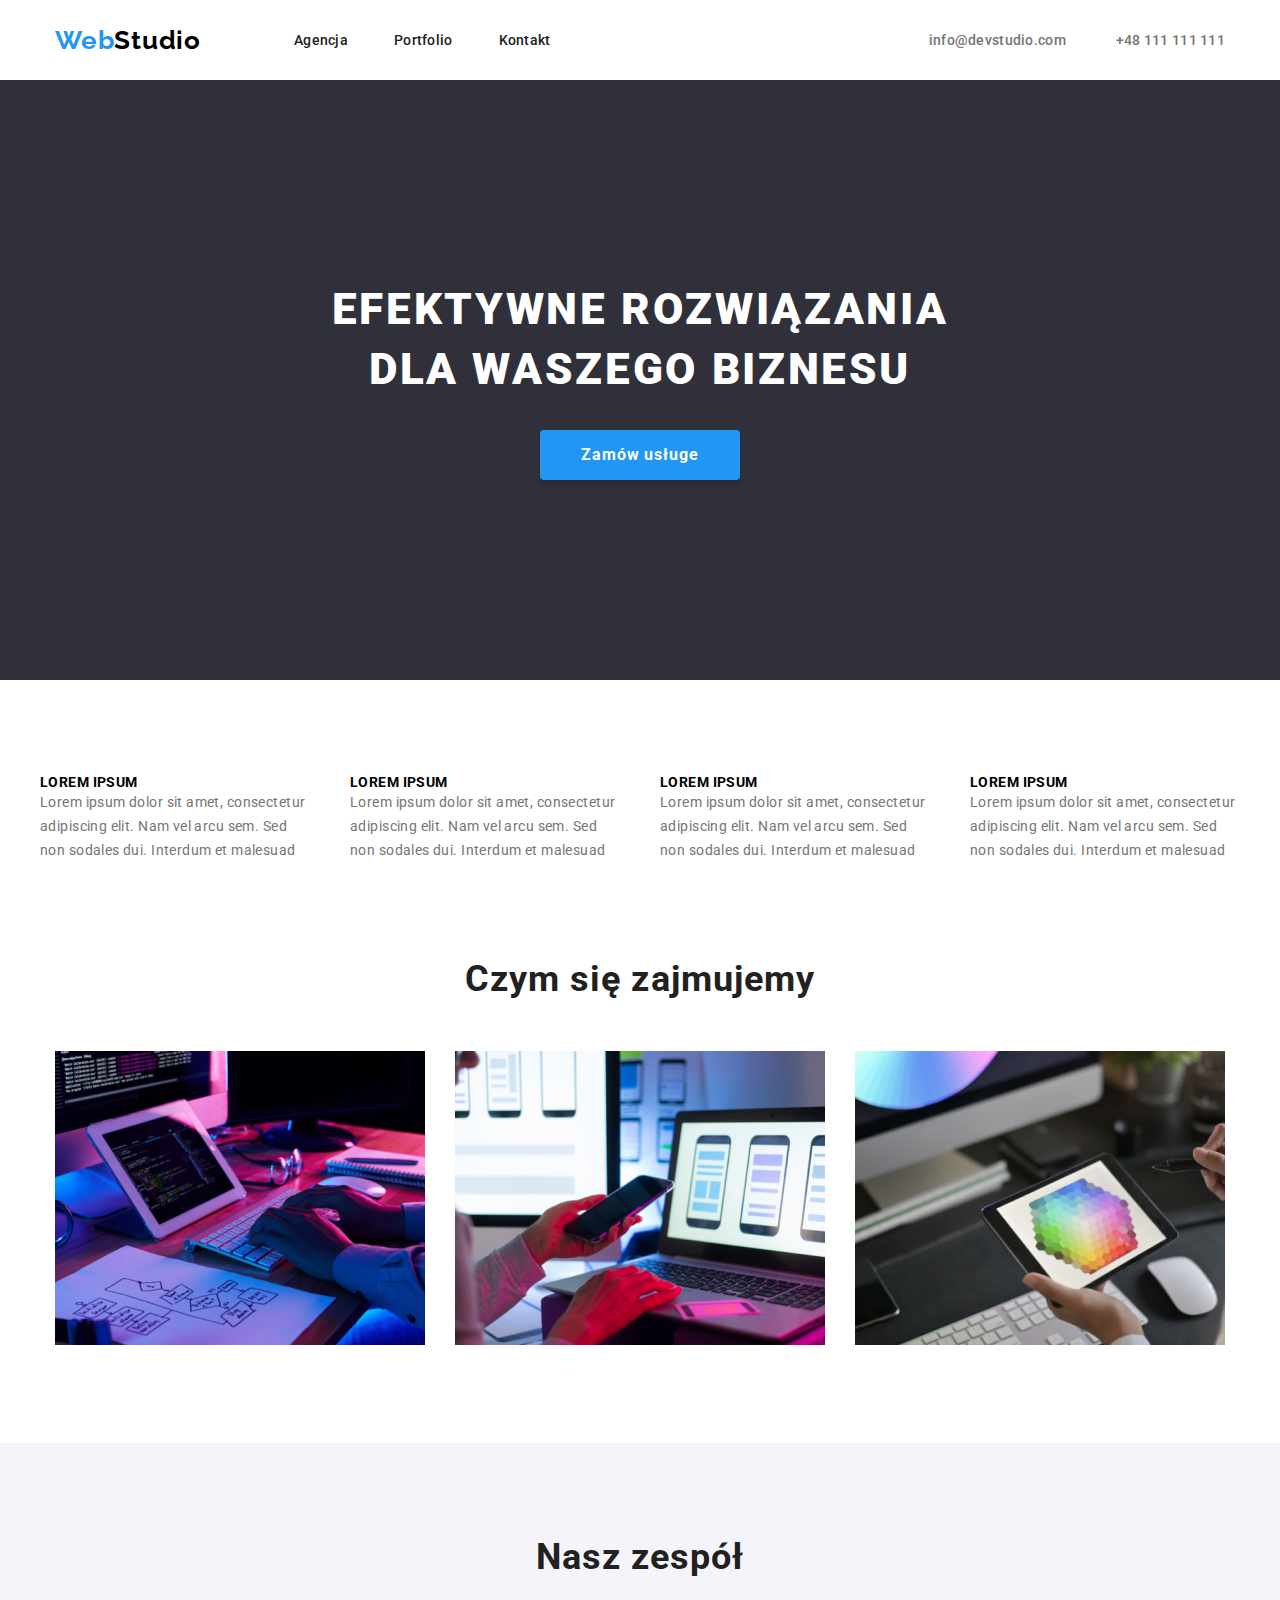
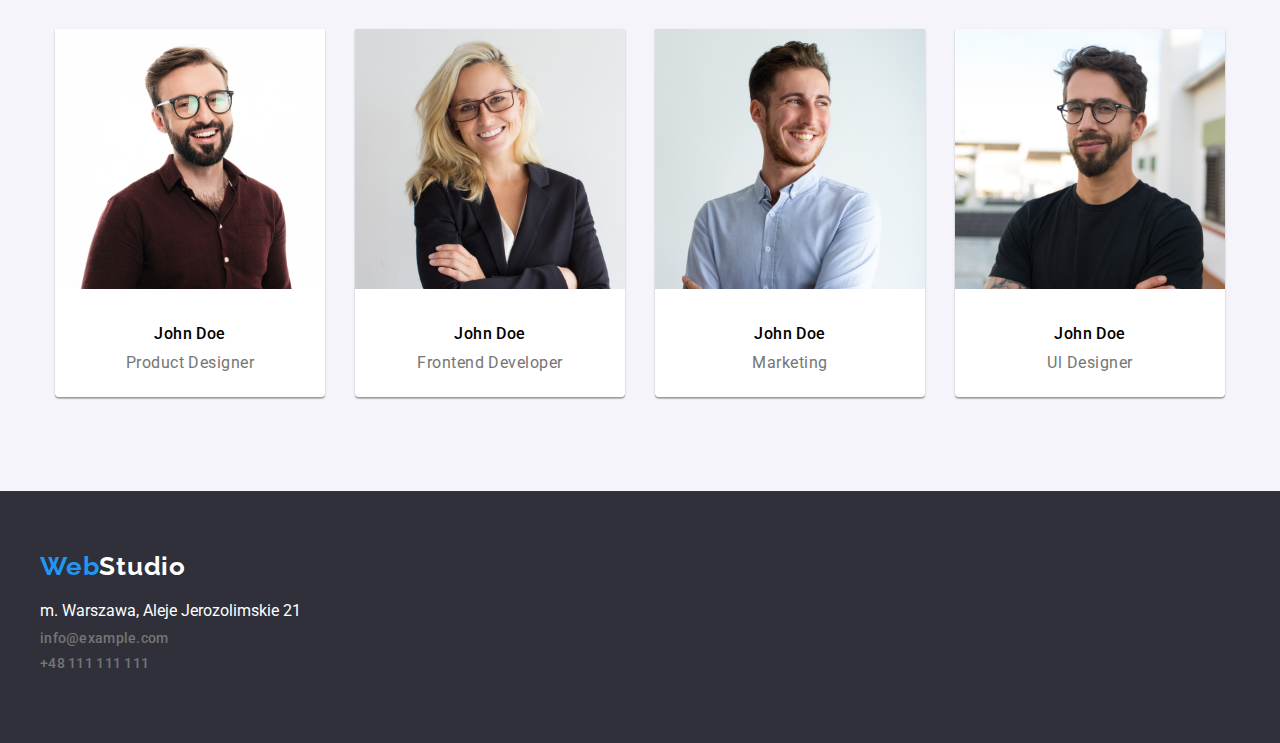
<file: index.html>
<!DOCTYPE html>
<html lang="en">
  <head>
    <meta charset="UTF-8" />
    <meta http-equiv="X-UA-Compatible" content="IE=edge" />
    <meta name="viewport" content="width=device-width, initial-scale=1.0" />
    <link rel="preconnect" href="https://fonts.googleapis.com" />
    <link rel="preconnect" href="https://fonts.gstatic.com" crossorigin />
    <link
      href="https://fonts.googleapis.com/css2?family=Raleway:wght@700&family=Roboto:wght@400;500;700;900&display=swap"
      rel="stylesheet"
    />
    <link
    rel="stylesheet"
    href="https://cdnjs.cloudflare.com/ajax/libs/modern-normalize/1.0.0/modern-normalize.min.css"
  />
    <link rel="stylesheet" href="./css/styles.css" />
    <title>Studio</title>
  </head>
  <body>
    <div class="container">
    <header class="header-box">
      <a class="logo" href="./index.html">Web<span style="color: #000000">Studio</span></a>
      <nav class="nav">
        <ul class="nav-list">
          <li><a class="nav-link" href="#">Agencja</a></li>
          <li><a class="nav-link" href="./portfolio.html">Portfolio</a></li>
          <li><a class="nav-link" href="#">Kontakt</a></li>
        </ul>
        <ul class="addres-list">
          <li><a class="addres-link" href="mailto:info@devstudio.com">info@devstudio.com</a></li>
          <li><a class="addres-link" href="tel:48111111111">+48 111 111 111</a></li>
        </ul>
      </nav>
    </header>
    </div>
    <main>
      <section class="hero">
        <div class="hero-container">
          <h1 class="hero-header">EFEKTYWNE ROZWIĄZANIA DLA WASZEGO BIZNESU</h1>
          <button class="hero-button">Zamów usługe</button>
        </div>  
      </section>
      <!-- article -->
      <section class="article">
        <div class="container">
        <ul class="article-list">
          <li>
            <hgroup>
              <h2 class="article-header">LOREM IPSUM</h2>
              <p class="article-text">
                Lorem ipsum dolor sit amet, consectetur adipiscing elit. Nam vel arcu sem. Sed non
                sodales dui. Interdum et malesuad
              </p>
            </hgroup>
          </li>
          <li>
            <hgroup>
              <h2 class="article-header">LOREM IPSUM</h2>
              <p class="article-text">
                Lorem ipsum dolor sit amet, consectetur adipiscing elit. Nam vel arcu sem. Sed non
                sodales dui. Interdum et malesuad
              </p>
            </hgroup>
          </li>
          <li>
            <hgroup>
              <h2 class="article-header">LOREM IPSUM</h2>
              <p class="article-text">
                Lorem ipsum dolor sit amet, consectetur adipiscing elit. Nam vel arcu sem. Sed non
                sodales dui. Interdum et malesuad
              </p>
            </hgroup>
          </li>
          <li>
            <hgroup>
              <h2 class="article-header">LOREM IPSUM</h2>
              <p class="article-text">
                Lorem ipsum dolor sit amet, consectetur adipiscing elit. Nam vel arcu sem. Sed non
                sodales dui. Interdum et malesuad
              </p>
            </hgroup>
          </li>
        </ul>
      </div>
      </section>
      <!-- services-->
      <section class="services">
        <div class="services-container">
        <h2 class="services-header">Czym się zajmujemy</h2>
        <ul class="services-list">
          <li>
            <img class="img-services" src="images/services/programming.jpg" alt="programming" />
          </li>
          <li>
            <img
              class="img-services"
              src="images/services/website-on-smartphone.jpg"
              alt="website on smartphone"
            />
          </li>
          <li>
            <img class="img-services" src="images/services/design.jpg" alt="design" />
          </li>
        </ul>
        </div>
      </section>
      <!-- team -->
      <section class="team">
        <div class="team-container">
        <h2 class="team-header">Nasz zespół</h2>
        <ul class="team-list">
          <li>
            <figure class="team-figure">
              <img class="img-team" src="images/team/product-designer.jpg" alt="product designer" />
              <figcaption>
                <h3 class="team-figure-header">John Doe</h3>
                <p class="team-description">Product Designer</p>
              </figcaption>
            </figure>
          </li>
          <li>
            <figure class="team-figure">
              <img
                class="img-team"
                src="images/team/frontend-developer.jpg"
                alt="frontend developer"
              />
              <figcaption>
                <h3 class="team-figure-header">John Doe</h3>
                <p class="team-description">Frontend Developer</p>
              </figcaption>
            </figure>
          </li>
          <li>
            <figure class="team-figure">
              <img class="img-team" src="images/team/marketing.jpg" alt="marketing" />
              <figcaption>
                <h3 class="team-figure-header">John Doe</h3>
                <p class="team-description">Marketing</p>
              </figcaption>
            </figure>
          </li>
          <li>
            <figure class="team-figure">
              <img class="img-team" src="images/team/ul-designer.jpg" alt="ul designer" />
              <figcaption>
                <h3 class="team-figure-header">John Doe</h3>
                <p class="team-description">Ul Designer</p>
              </figcaption>
            </figure>
          </li>
        </ul>
        </div>
      </section>
    </main>
    <footer class="footer">
      <div class="footer-container">
      <a class="footer-logo" href="./index.html">Web<span style="color: #ffffff">Studio</span></a>
      <address class="address">
        <div class="addres-street">m. Warszawa, Aleje Jerozolimskie 21</div>
        <a class="addres-link" href="#">info@example.com</a>
        <a class="addres-link" href="#">+48 111 111 111</a>
      </address>
    </div>
    </footer>
  </body>
</html>
</file>
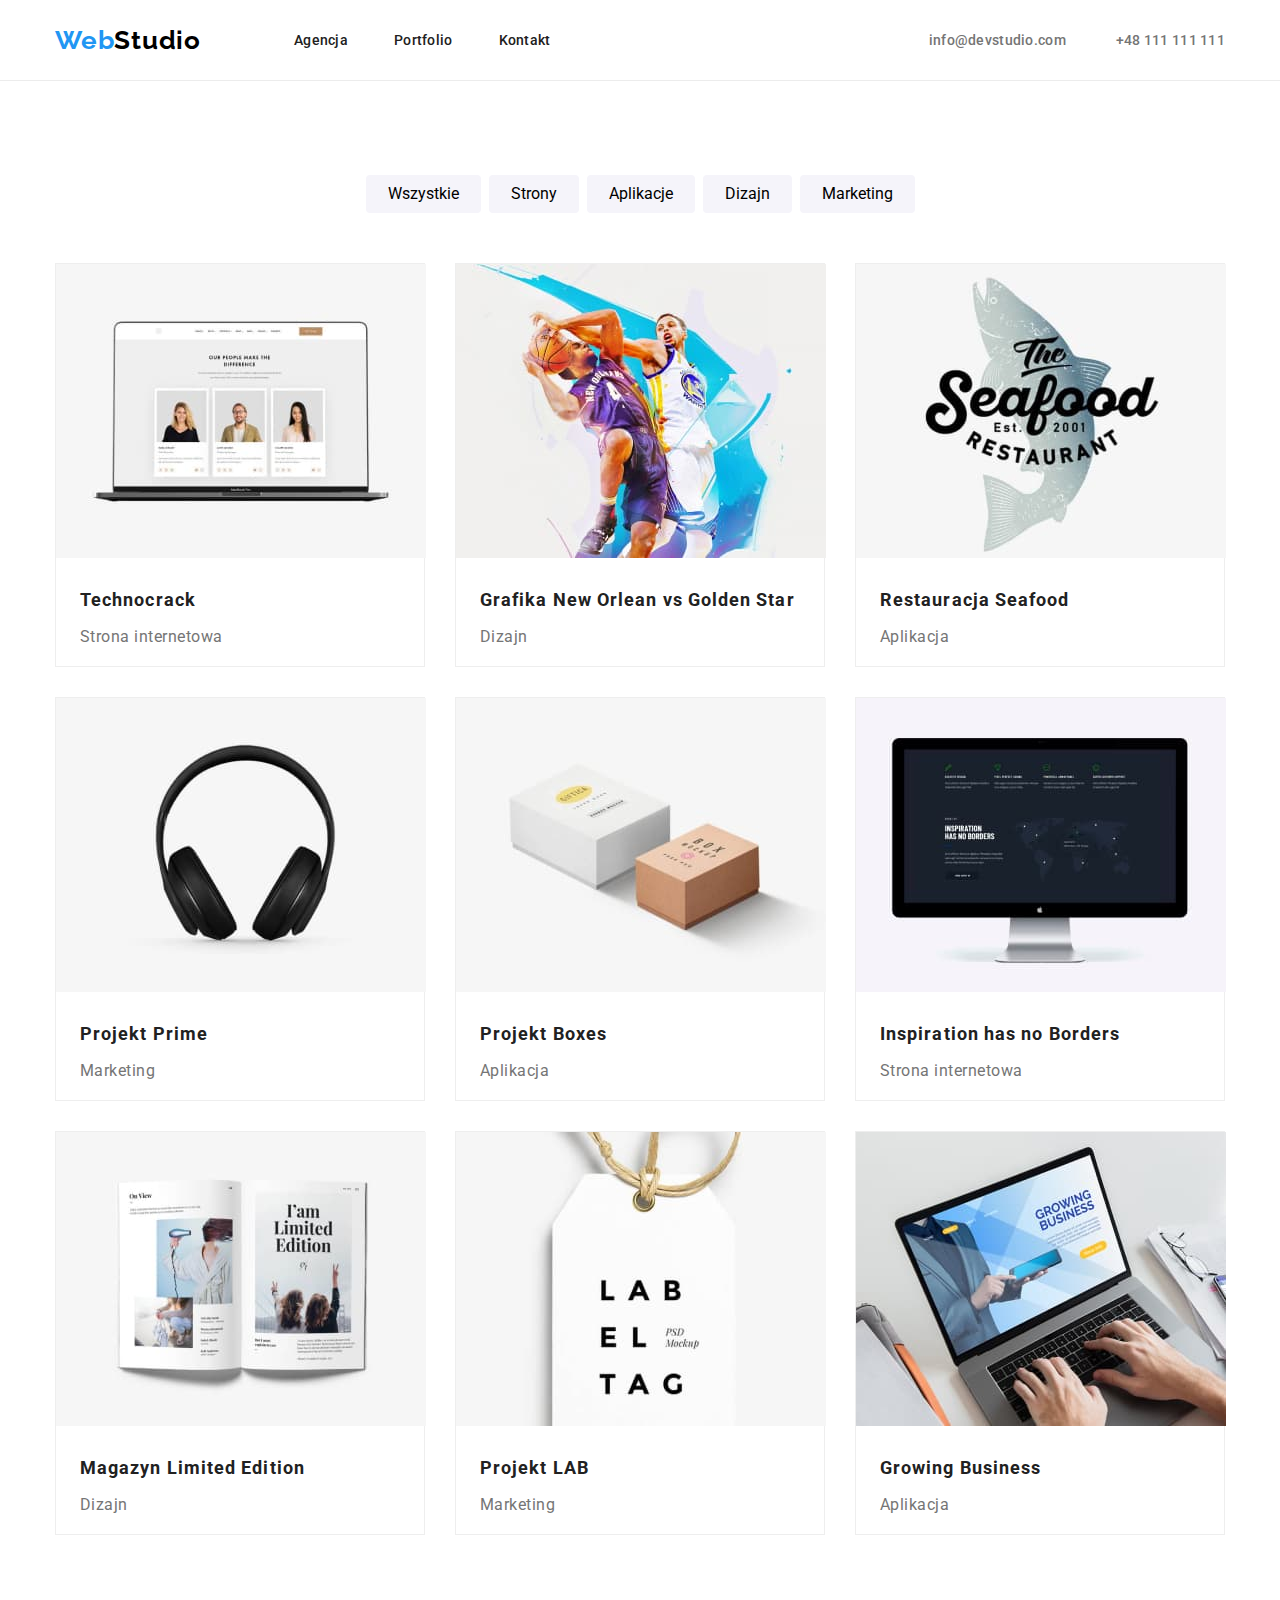
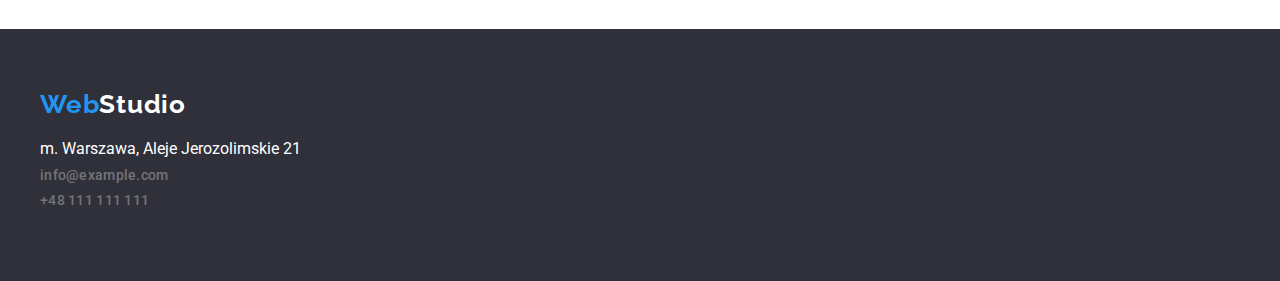
<file: portfolio.html>
<!DOCTYPE html>
<html lang="en">
  <head>
    <link rel="preconnect" href="https://fonts.googleapis.com" />
    <link rel="preconnect" href="https://fonts.gstatic.com" crossorigin />
    <link
      href="https://fonts.googleapis.com/css2?family=Raleway:wght@700&family=Roboto:wght@400;500;700;900&display=swap"
      rel="stylesheet"
    />
    <link
    rel="stylesheet"
    href="https://cdnjs.cloudflare.com/ajax/libs/modern-normalize/1.0.0/modern-normalize.min.css"
  />
    <link rel="stylesheet" href="./css/styles.css" />
    <meta charset="UTF-8" />
    <meta http-equiv="X-UA-Compatible" content="IE=edge" />
    <meta name="viewport" content="width=device-width, initial-scale=1.0" />
    <title>Portfolio</title>
  </head>
  <body>
    <div class="container">
      <header class="header-box">
        <a class="logo" href="./index.html">Web<span style="color: #000000">Studio</span></a>
        <nav class="nav">
          <ul class="nav-list">
            <li><a class="nav-link" href="#">Agencja</a></li>
            <li><a class="nav-link" href="./portfolio.html">Portfolio</a></li>
            <li><a class="nav-link" href="#">Kontakt</a></li>
          </ul>
          <ul class="addres-list">
            <li><a class="addres-link" href="mailto:info@devstudio.com">info@devstudio.com</a></li>
            <li><a class="addres-link" href="tel:48111111111">+48 111 111 111</a></li>
          </ul>
        </nav>
      </header>
      </div>
      <div class="line"></div>
      <main>
    <div class="container">
      <ul class="button-list">
        <li><button type="button">Wszystkie</button></li>
        <li><button type="button">Strony</button></li>
        <li><button type="button">Aplikacje</button></li>
        <li><button type="button">Dizajn</button></li>
        <li><button type="button">Marketing</button></li>
      </ul>
    </div>
      <section class="project">
        <div class="container">
        <ul class="project-list">
          <li>
            <figure class="project-figure">
              <img class="img-project" src="./images/portfolio/website.jpg" alt="website" />
              <figcaption>
                <h3 class="project-figure-header">Technocrack</h3>
                <span class="project-description">Strona internetowa</span>
              </figcaption>
            </figure>
          </li>
          <li>
            <figure class="project-figure">
              <img
                class="img-project"
                src="./images/portfolio/basketball-players.jpg"
                alt="basketball players"
              />
              <figcaption>
                <h3 class="project-figure-header">Grafika New Orlean vs Golden Star</h3>
                <span class="project-description">Dizajn</span>
              </figcaption>
            </figure>
          </li>
          <li>
            <figure class="project-figure">
              <img
                class="img-project"
                src="./images/portfolio/seafood-restaurant.jpg"
                alt="seafood restaurant"
              />
              <figcaption>
                <h3 class="project-figure-header">Restauracja Seafood</h3>
                <span class="project-description">Aplikacja</span>
              </figcaption>
            </figure>
          </li>
          <li>
            <figure class="project-figure">
              <img class="img-project" src="./images/portfolio/headphones.jpg" alt="headphones" />
              <figcaption>
                <h3 class="project-figure-header">Projekt Prime</h3>
                <span class="project-description">Marketing</span>
              </figcaption>
            </figure>
          </li>
          <li>
            <figure class="project-figure">
              <img class="img-project" src="./images/portfolio/project-box.jpg" alt="project_box" />
              <figcaption>
                <h3 class="project-figure-header">Projekt Boxes</h3>
                <span class="project-description">Aplikacja</span>
              </figcaption>
            </figure>
          </li>
          <li>
            <figure class="project-figure">
              <img class="img-project" src="./images/portfolio/monitor.jpg" alt="monitor" />
              <figcaption>
                <h3 class="project-figure-header">Inspiration has no Borders</h3>
                <span class="project-description">Strona internetowa</span>
              </figcaption>
            </figure>
          </li>
          <li>
            <figure class="project-figure">
              <img class="img-project" src="./images/portfolio/magazine.jpg" alt="magazine" />
              <figcaption>
                <h3 class="project-figure-header">Magazyn Limited Edition</h3>
                <span class="project-description">Dizajn</span>
              </figcaption>
            </figure>
          </li>
          <li>
            <figure class="project-figure">
              <img class="img-project" src="./images/portfolio/tag.jpg" alt="tag" />
              <figcaption>
                <h3 class="project-figure-header">Projekt LAB</h3>
                <span class="project-description">Marketing</span>
              </figcaption>
            </figure>
          </li>
          <li>
            <figure class="project-figure">
              <img class="img-project" src="./images/portfolio/laptop.jpg" alt="laptop" />
              <figcaption>
                <h3 class="project-figure-header">Growing Business</h3>
                <span class="project-description">Aplikacja</span>
              </figcaption>
            </figure>
          </li>
        </ul>
        </div>
      </section>
      <footer class="footer">
        <div class="footer-container">
        <a class="footer-logo" href="./index.html">Web<span style="color: #ffffff">Studio</span></a>
        <address class="address">
          <div class="addres-street">m. Warszawa, Aleje Jerozolimskie 21</div>
          <a class="addres-link" href="#">info@example.com</a>
          <a class="addres-link" href="#">+48 111 111 111</a>
        </address>
      </div>
      </footer>
    </main>
  </body>
</html>
</file>
<file: css/styles.css>
:root {
    --color-purple:  #2196F3;
    --color-black: #212121;
    --color-red: #a52a2a;
    --color-gray: #757575;
    --color-white: #FFFFFF;
}

* {
    font-style: normal;
    text-decoration: none;
    margin: 0;
    padding: 0;
    list-style: none;
}

body {
    font-family: "roboto", sans-serif;
}

.container {
    width: 1200px;
    margin: 0 auto;
}

.container-list {
    width: 1200px;
    display: flex;
    flex-direction: row;
    align-items: center;
    justify-content: center;
}

.header-box {
    display: flex;
    align-items: center;
    gap: 93px;
    height: 80px;
}

.line {
    border-bottom: #ECECEC 1px solid;
}

.logo {
    padding-inline-start: 15px;
    font-family: "raleway";
    color: var(--color-purple);
    font-weight: 700;
    font-size: 1.625rem;
    line-height: 1.192;
    letter-spacing: 0.03em;
}

.nav-list, .addres-link {
    font-weight: 500;
    font-size: 0.875rem; 
    line-height: 1.1428;
    letter-spacing: 0.02em;
}

.nav {
    display: flex;
    justify-content: space-between;
    align-items: center;
    flex-grow: 1;
}

.nav-list {
    display: flex;
    justify-content: space-between;
    gap: 46px;
}

.nav-link {
    display: flex;
    color: var(--color-black);
}

.nav-link:hover {
    color: var(--color-purple);
}

.nav-link:active {
    color: var(--color-red);
}

.addres-list {
    margin-right: 15px;
    display: flex;
    flex-direction: row;
    gap: 50px;
}

.addres-link {
    color: var(--color-gray);
}

.addres-link:hover {
    color: var(--color-purple);
}

.addres-link:active {
    color: var(--color-red);
}

.hero {
    height: 600px;
    background-color: #2F303A;
}

.hero-container {
    height: 600px;
    width: 1200px;
    display: flex;
    flex-direction: column;
    flex-wrap: nowrap;
    justify-content: center;  
    align-items: center; 
    gap: 30px;
    margin: 0 auto;
}

.hero-header {
    margin-left: 252px;
    margin-right: 252px;
    font-weight: 900;
    font-size: 2.75rem;
    line-height: 1.363;
    letter-spacing: 0.06em;
    text-transform: uppercase;
    text-align: center;
    color: var(--color-white);
}

.hero-button {
    font-weight: 700;
    font-size: 1rem;
    line-height: 1.875;
    text-align: center;
    letter-spacing: 0.06em;
    border: none;
    color: var(--color-white);
    background: var(--color-purple);
    box-shadow: 0px 4px 4px #00000026;
    border-radius: 4px;
    width: 200px;
    height: 50px;
    cursor: pointer;
}

.article-list{
    display: flex;
    width: 1200px;
    justify-content: space-between ;
    align-items: center;
    gap: 30px;
    margin-top: 94px;
}

.article-header {
    font-size: 0.875rem; 
    line-height: 1.1428;
    letter-spacing: 0.03em;
    font-weight: 700;
}

.article-text {
    width: 270px;
    height: 75px;
    letter-spacing: 0.03em;
    color:var(--color-gray) ;
    font-size: 0.875rem; 
    line-height: 1.5rem;
    letter-spacing: 0.03em;
}

.services {
    margin-top: 94px;
}

.services-header {
    font-weight: 700;
    font-size: 2.25rem;
    line-height: 1.166;
    text-align: center;
    letter-spacing: 0.03em;
    color: var(--color-black);
}

.services-container {
    width: 1200px;
    display: flex;
    flex-direction: column;
    justify-content: space-between ;
    align-items: center;
    gap: 50px;
    margin: 0 auto;
}

.services-list {
    display: flex;
    align-items: center;
    gap: 30px;
}

.team {
    background: #F5F4FA;
    height: 648px;
    margin-top: 94px;
}

.team-container {
    padding-top: 94px;
    width: 1200px;
    display: flex;
    flex-direction: column;
    align-items: center;
    gap: 50px;
    margin: 0 auto;
}

.team-header {
    font-weight: 700;
    font-size: 2.25rem;
    line-height: 1.166;
    text-align: center;
    letter-spacing: 0.03em;
    color: var(--color-black);
}

.team-list {
    display: flex;
    align-items: center;
    gap: 30px;
}

.team-figure-header {
    font-weight: 500;
    font-size: 1rem;
    line-height: 1.187;
    text-align: center;
    letter-spacing: 0.03em;
    color: 212121;
    margin-top: 30px;
    margin-bottom: 10px;
}

.team-description {
    font-size: 1rem;
    line-height: 1.187rem;
    text-align: center;
    letter-spacing: 0.03em;
    color: var(--color-gray);
    margin-top: 0px;
    margin-bottom: 30px;
}

.team-figure {
    width: 270px;
    height: 368px;
    background: var(--color-white);
    box-shadow: 0px 1px 3px #0000001f, 0px 1px 1px #00000024, 0px 2px 1px #00000033;
    border-radius: 0px 0px 4px 4px
}

.img-services, .img-project {
    width: 370px;
    height: 294px;
}

.img-team {
    width: 270px;
    height: 260px;
}

.button-list {
    display: flex;
    flex-direction: row;
    align-items: center;
    justify-content: center;
    gap: 8px;
    margin-top: 94px;
    margin-bottom: 50px;
}

button[type="button"] {
    padding: 6px 22px 6px 22px;
    height: 38px;
    background: #F5F4FA;
    border-radius: 4px;
    border: none;   
}

button[type="button"]:hover {
    background-color: var(--color-purple);
    color: var(--color-white);
    cursor: pointer;
}

button[type="button"]:focus {
    background-color: var(--color-purple);
    color: var(--color-white);
}

.project {
    margin-bottom: 94px;
}

.project-list {
    display: flex;
    flex-wrap: wrap;
    align-items: center;
    justify-content: center;
    gap: 30px;
}

.project-figure {
    width: 370px;
    height: 404px;
    background: var(--color-white);
    border: 1px solid #EEEEEE;
}

.project-figure-header {
    padding-left: 24px;
    font-weight: 700;
    font-size: 1.125rem;
    line-height: 2;
    letter-spacing: 0.06em;
    color: #212121;
    margin-top: 20px;
    margin-bottom: 4px;
}

.project-description {
    padding-left: 24px;
    font-size: 1rem;
    line-height: 1.875;
    letter-spacing: 0.03em;
    color: var(--color-gray);
    margin-top: 0px;
    padding-bottom: 20px;
}

.footer {
    background-color:#2F303A ;
}

.footer-container {
    width: 1200px;
    height: 252px;
    display: flex;
    flex-direction: column;
    align-items: flex-start;
    gap: 20px;
    margin: 0 auto;
}

.footer-logo {
    margin-top: 60px;
    font-family: "raleway";
    color: var(--color-purple);
    font-weight: 700;
    font-size: 1.625rem;
    line-height: 1.192;
    letter-spacing: 0.03em;
}

.address {
    display: flex;
    flex-direction: column;
    gap: 9px;
}

.addres-street {
    font-style: normal;
    color: var(--color-white);
}
</file>
